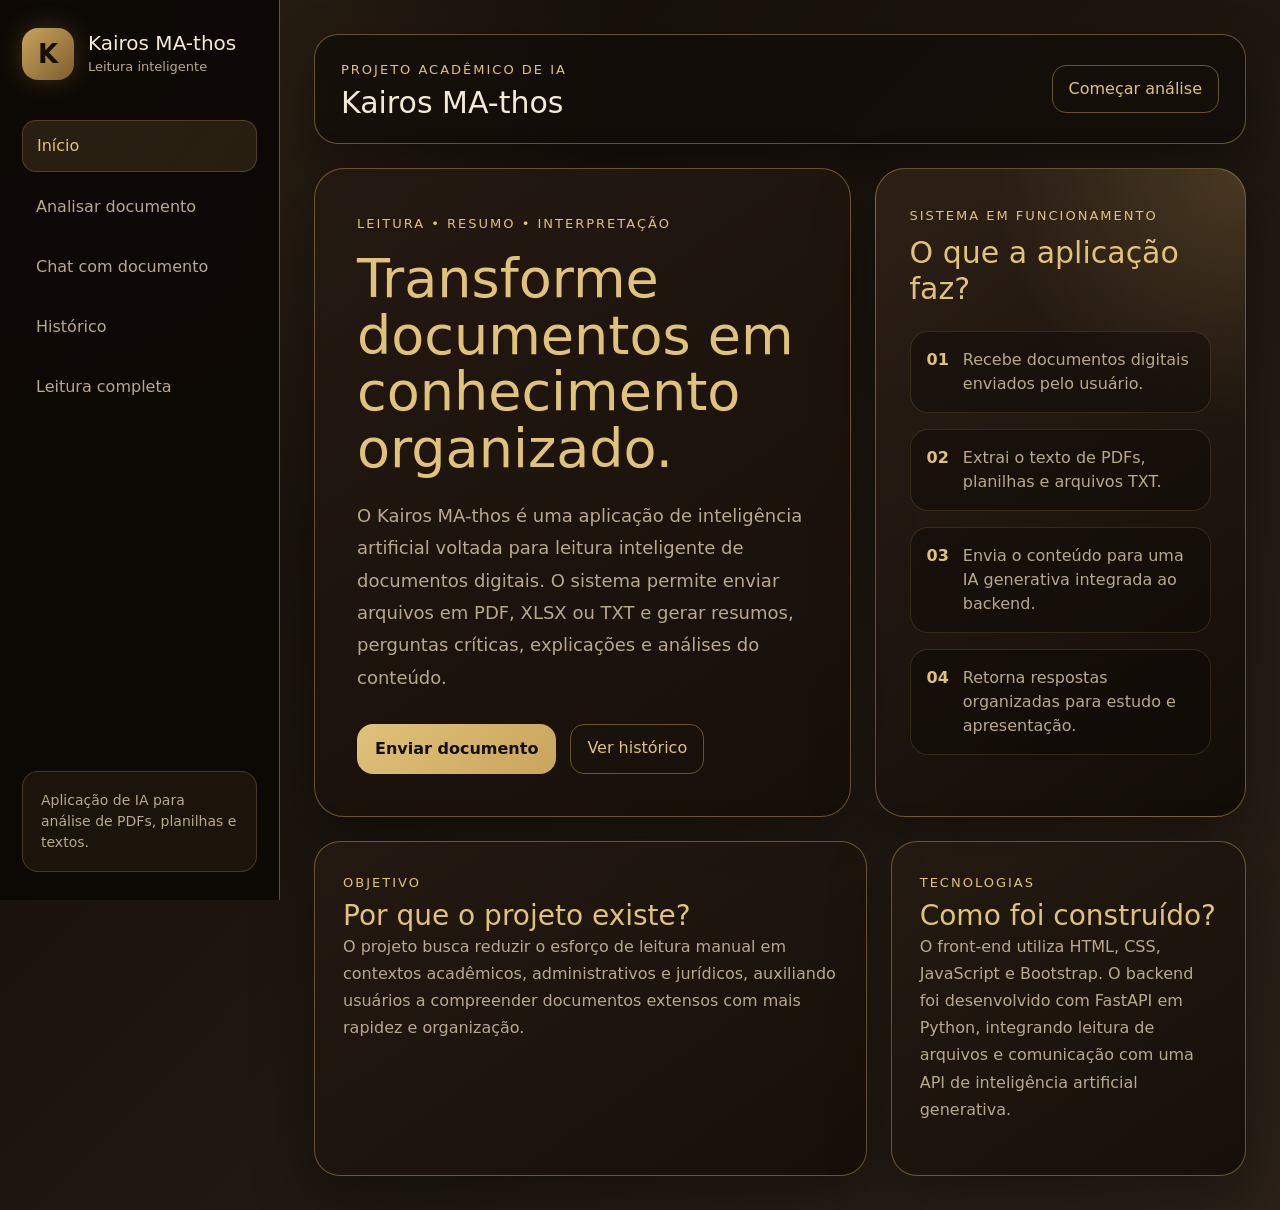
<file: frontend/index.html>
<!DOCTYPE html>
<html lang="pt-BR">
<head>
  <meta charset="UTF-8" />
  <meta name="viewport" content="width=device-width, initial-scale=1.0" />

  <title>Kairos MA-thos | IA para leitura inteligente</title>

  <link rel="stylesheet" href="css/style.css" />
  <link
    href="https://cdn.jsdelivr.net/npm/bootstrap@5.3.3/dist/css/bootstrap.min.css"
    rel="stylesheet"
  />
</head>

<body class="app-bg">

  <aside class="sidebar">
    <div class="brand">
      <div class="brand-symbol">K</div>
      <div>
        <h1>Kairos MA-thos</h1>
        <p>Leitura inteligente</p>
      </div>
    </div>

    <nav class="menu">
      <a href="index.html" class="active">Início</a>
      <a href="upload.html">Analisar documento</a>
      <a href="chat.html">Chat com documento</a>
      <a href="historico.html">Histórico</a>
      <a href="leitura.html">Leitura completa</a>
      
    </nav>

    <div class="sidebar-footer">
      <p>Aplicação de IA para análise de PDFs, planilhas e textos.</p>
    </div>
  </aside>

  <main class="content">

    <header class="topbar">
      <div>
        <span class="eyebrow">Projeto acadêmico de IA</span>
        <h2>Kairos MA-thos</h2>
      </div>

      <a href="upload.html" class="btn-outline-custom">Começar análise</a>
    </header>

    <section class="hero-section">
      <div class="hero-text">
        <span class="eyebrow">Leitura • Resumo • Interpretação</span>

        <h1>Transforme documentos em conhecimento organizado.</h1>

        <p>
          O Kairos MA-thos é uma aplicação de inteligência artificial voltada
          para leitura inteligente de documentos digitais. O sistema permite
          enviar arquivos em PDF, XLSX ou TXT e gerar resumos, perguntas
          críticas, explicações e análises do conteúdo.
        </p>

        <div class="hero-actions">
          <a href="upload.html" class="btn-main-link">Enviar documento</a>
          <a href="historico.html" class="btn-outline-custom">Ver histórico</a>
        </div>
      </div>

      <div class="hero-card">
        <span class="eyebrow">Sistema em funcionamento</span>
        <h3>O que a aplicação faz?</h3>

        <div class="feature-list">
          <div class="feature-item">
            <span>01</span>
            <p>Recebe documentos digitais enviados pelo usuário.</p>
          </div>

          <div class="feature-item">
            <span>02</span>
            <p>Extrai o texto de PDFs, planilhas e arquivos TXT.</p>
          </div>

          <div class="feature-item">
            <span>03</span>
            <p>Envia o conteúdo para uma IA generativa integrada ao backend.</p>
          </div>

          <div class="feature-item">
            <span>04</span>
            <p>Retorna respostas organizadas para estudo e apresentação.</p>
          </div>
        </div>
      </div>
    </section>

    <section class="dashboard-grid mt-4">
      <div class="panel">
        <span class="eyebrow">Objetivo</span>
        <h3>Por que o projeto existe?</h3>
        <p class="panel-text">
          O projeto busca reduzir o esforço de leitura manual em contextos
          acadêmicos, administrativos e jurídicos, auxiliando usuários a
          compreender documentos extensos com mais rapidez e organização.
        </p>
      </div>

      <div class="panel">
        <span class="eyebrow">Tecnologias</span>
        <h3>Como foi construído?</h3>
        <p class="panel-text">
          O front-end utiliza HTML, CSS, JavaScript e Bootstrap. O backend foi
          desenvolvido com FastAPI em Python, integrando leitura de arquivos e
          comunicação com uma API de inteligência artificial generativa.
        </p>
      </div>
    </section>

  </main>

</body>
</html>
</file>
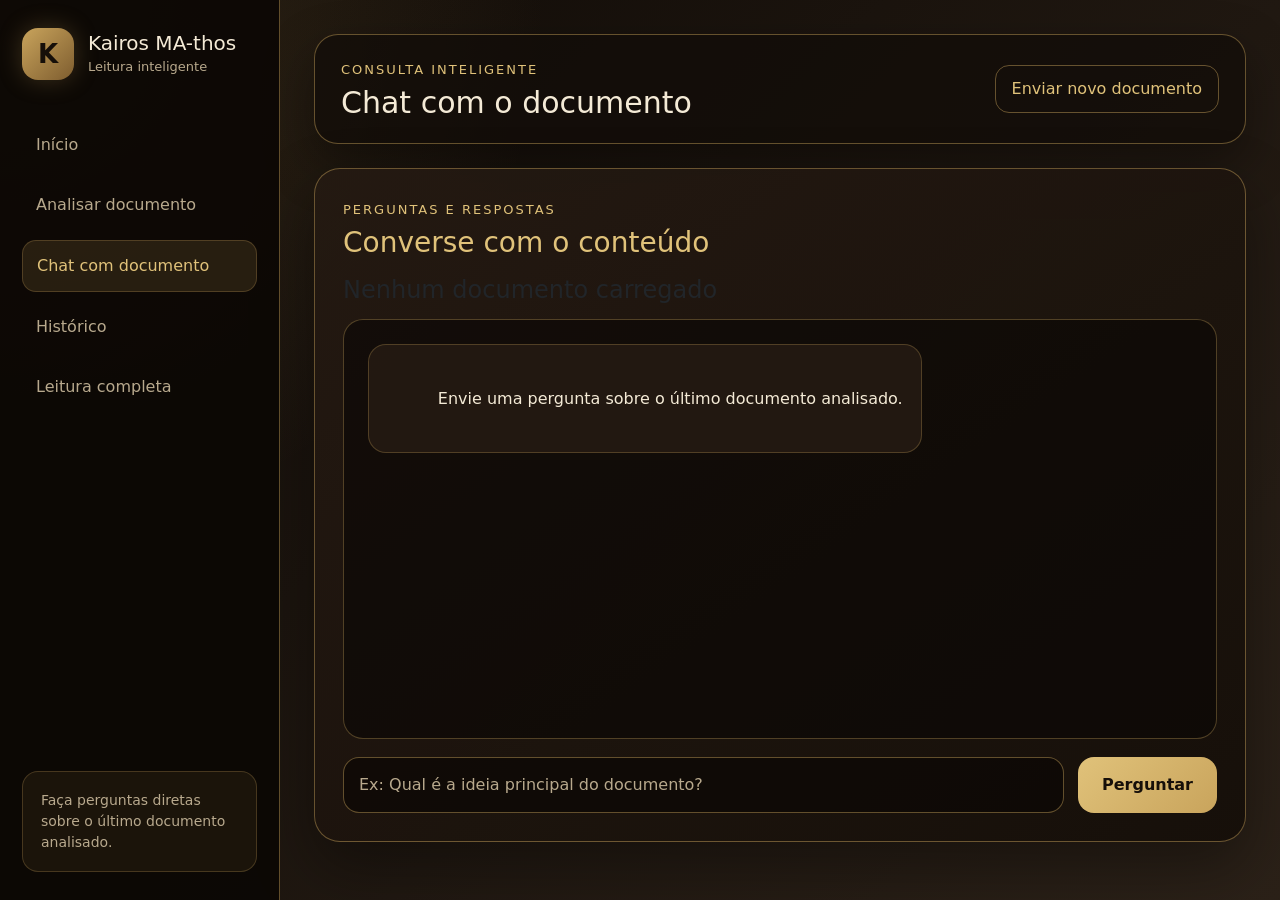
<file: frontend/chat.html>
<!DOCTYPE html>
<html lang="pt-BR">
<head>
  <meta charset="UTF-8" />
  <meta name="viewport" content="width=device-width, initial-scale=1.0" />

  <title>Chat com Documento | Kairos MA-thos</title>

  <link rel="stylesheet" href="css/style.css" />
  <link
    href="https://cdn.jsdelivr.net/npm/bootstrap@5.3.3/dist/css/bootstrap.min.css"
    rel="stylesheet"
  />
</head>

<body class="app-bg">

  <aside class="sidebar">
    <div class="brand">
      <div class="brand-symbol">K</div>
      <div>
        <h1>Kairos MA-thos</h1>
        <p>Leitura inteligente</p>
      </div>
    </div>

    <nav class="menu">
      <a href="index.html">Início</a>
      <a href="upload.html">Analisar documento</a>
      <a href="chat.html" class="active">Chat com documento</a>
      <a href="historico.html">Histórico</a>
      <a href="leitura.html">Leitura completa</a>
    </nav>

    <div class="sidebar-footer">
      <p>Faça perguntas diretas sobre o último documento analisado.</p>
    </div>
  </aside>

  <main class="content">
    <header class="topbar">
      <div>
        <span class="eyebrow">Consulta inteligente</span>
        <h2>Chat com o documento</h2>
      </div>

      <a href="upload.html" class="btn-outline-custom">Enviar novo documento</a>
    </header>

    <section class="panel result-panel">
      <div class="panel-header">
        <div>
          <span class="eyebrow">Perguntas e respostas</span>
          <h3>Converse com o conteúdo</h3>
        </div>
      </div>
        <h4 id="nomeDocChat" style="margin-bottom: 15px;"></h4>
      <div id="chatBox" class="chat-box">
        <div class="message ai-message">
          Envie uma pergunta sobre o último documento analisado.
        </div>
      </div>

      <form id="chatForm" class="chat-form">
        <input
          type="text"
          id="pergunta"
          class="chat-input"
          placeholder="Ex: Qual é a ideia principal do documento?"
          required
        />

        <button type="submit" class="chat-button">
          Perguntar
        </button>
      </form>
    </section>
  </main>

  <script src="js/chat.js"></script>
  <script>
  const nome = localStorage.getItem("ultimoArquivo");

  document.getElementById("nomeDocChat").innerText =
    nome ? "Documento: " + nome : "Nenhum documento carregado";
</script>
</body>
</html>
</file>
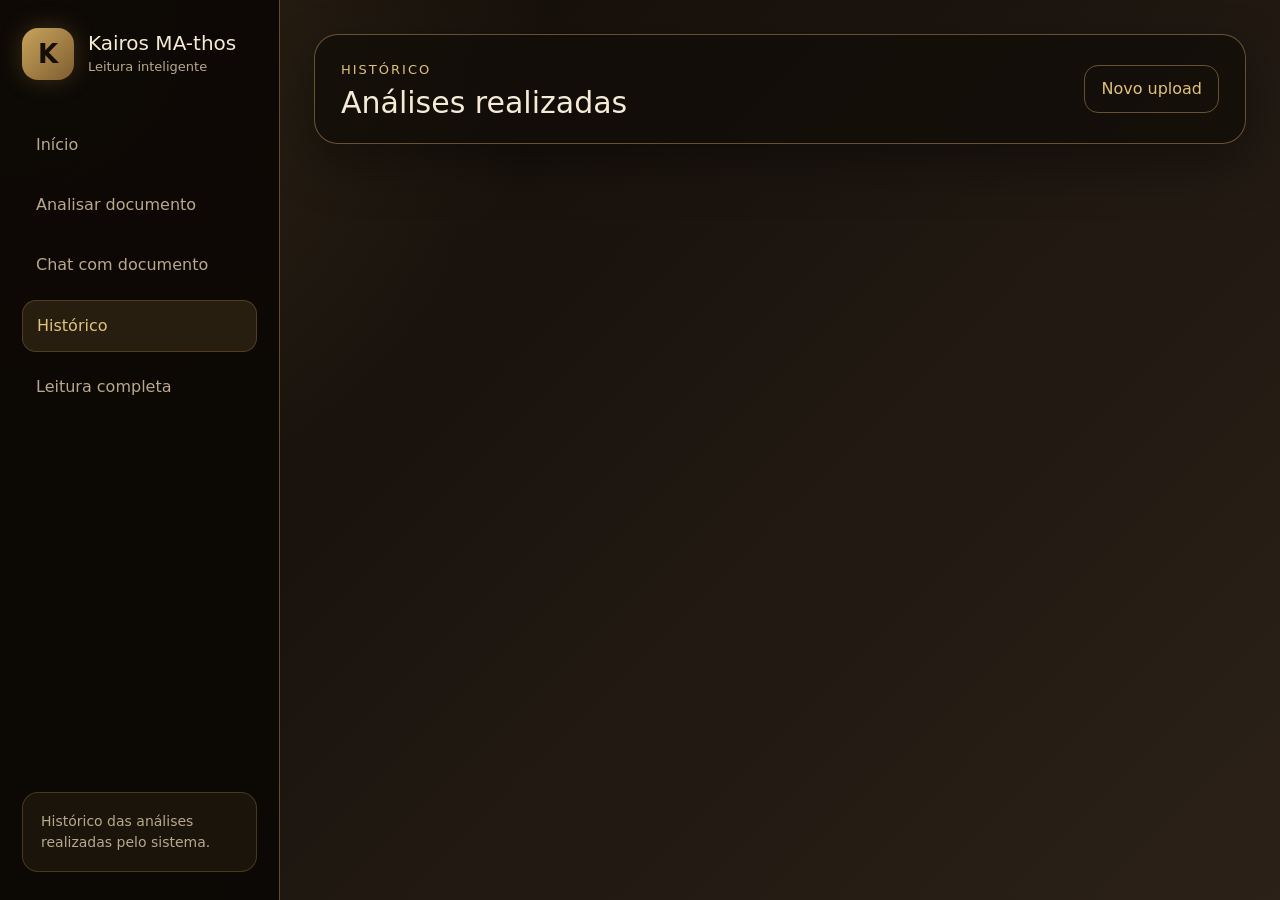
<file: frontend/historico.html>
<!DOCTYPE html>
<html lang="pt-BR">
<head>
  <meta charset="UTF-8" />
  <meta name="viewport" content="width=device-width, initial-scale=1.0" />

  <title>Histórico | Kairos MA-thos</title>

  <link rel="stylesheet" href="css/style.css" />
  <link
    href="https://cdn.jsdelivr.net/npm/bootstrap@5.3.3/dist/css/bootstrap.min.css"
    rel="stylesheet"
  />
</head>

<body class="app-bg">

  <aside class="sidebar">
    <div class="brand">
      <div class="brand-symbol">K</div>
      <div>
        <h1>Kairos MA-thos</h1>
        <p>Leitura inteligente</p>
      </div>
    </div>

    <nav class="menu">
      <a href="index.html">Início</a>
      <a href="upload.html">Analisar documento</a>
      <a href="chat.html">Chat com documento</a>
      <a href="historico.html" class="active">Histórico</a>
      <a href="leitura.html">Leitura completa</a>
    </nav>

    <div class="sidebar-footer">
      <p>Histórico das análises realizadas pelo sistema.</p>
    </div>
  </aside>

  <main class="content">
    <header class="topbar">
      <div>
        <span class="eyebrow">Histórico</span>
        <h2>Análises realizadas</h2>
      </div>

      <a href="upload.html" class="btn-outline-custom">Novo upload</a>
    </header>

    <section id="historico" class="dashboard-grid mt-4"></section>
  </main>

  <script>
    const API_URL = "http://127.0.0.1:8000";

    async function carregarHistorico() {
      const resposta = await fetch(`${API_URL}/historico`);
      const dados = await resposta.json();

      const container = document.getElementById("historico");

      if (dados.length === 0) {
        container.innerHTML = `
          <div class="panel">
            <p class="empty-state">Nenhuma análise realizada ainda.</p>
          </div>
        `;
        return;
      }

      dados.reverse().forEach(item => {
        const card = document.createElement("div");
        card.className = "panel";

        card.innerHTML = `
          <span class="eyebrow">Documento</span>
          <h3>${item.nome}</h3>

          <p style="color:#b8a98d; margin-top:10px;">
            <strong>Análise:</strong> ${item.tipo_analise}
          </p>

          <div style="margin-top:15px; max-height:120px; overflow:hidden;">
            ${item.resposta.substring(0, 200)}...
          </div>

          <button class="btn-main-custom mt-3">
            Abrir leitura
          </button>
        `;

        const botao = card.querySelector("button");

        botao.addEventListener("click", () => {
          localStorage.setItem("ultimaResposta", item.resposta);
          localStorage.setItem("ultimoArquivo", item.nome);
          window.location.href = "leitura.html";
        });

        container.appendChild(card);
      });
    }

    carregarHistorico();
  </script>

</body>
</html>
</file>
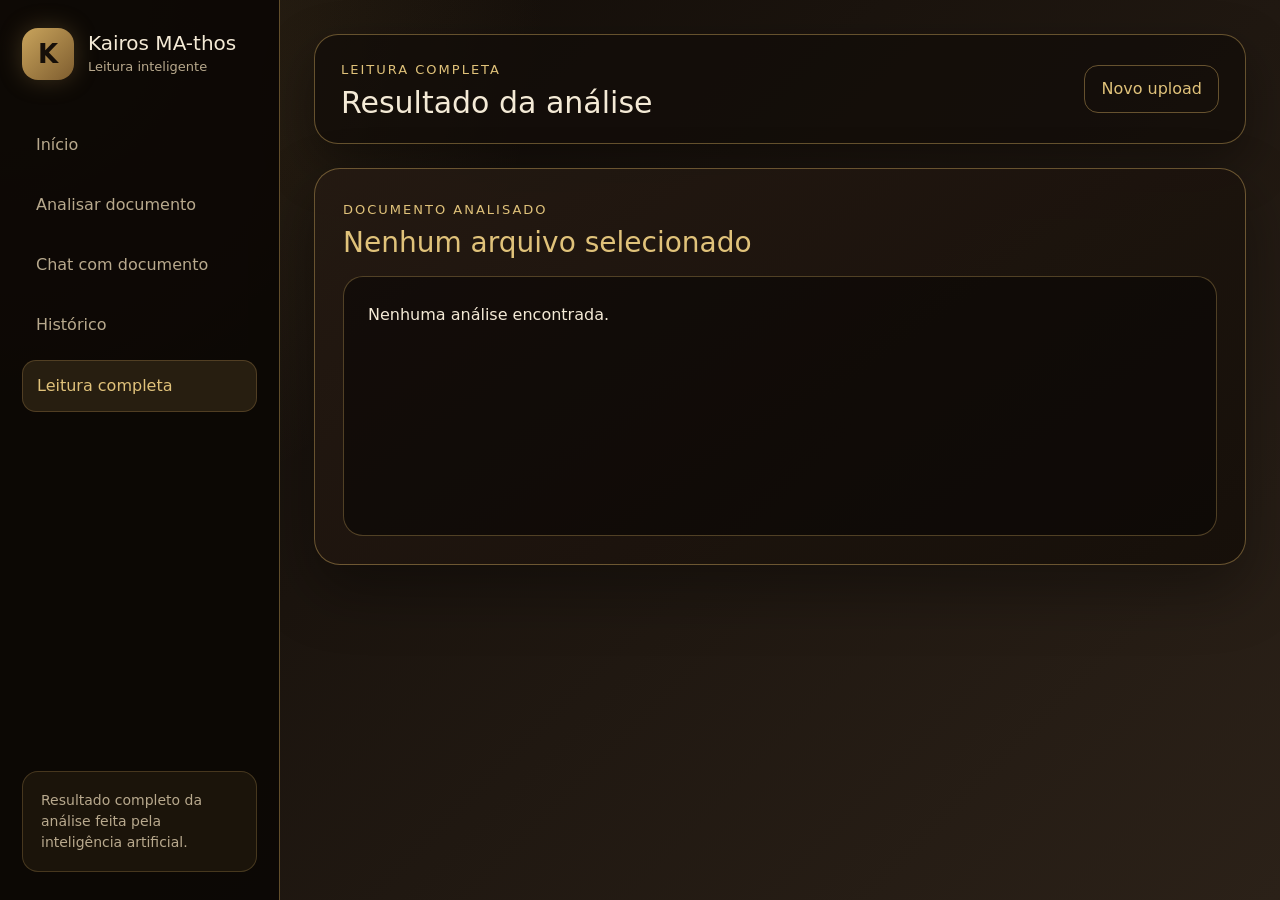
<file: frontend/leitura.html>
<!DOCTYPE html>
<html lang="pt-BR">
<head>
  <meta charset="UTF-8" />
  <meta name="viewport" content="width=device-width, initial-scale=1.0" />

  <title>Leitura | Kairos MA-thos</title>

  <link rel="stylesheet" href="css/style.css" />
  <link
    href="https://cdn.jsdelivr.net/npm/bootstrap@5.3.3/dist/css/bootstrap.min.css"
    rel="stylesheet"
  />
</head>

<body class="app-bg">

  <aside class="sidebar">
    <div class="brand">
      <div class="brand-symbol">K</div>
      <div>
        <h1>Kairos MA-thos</h1>
        <p>Leitura inteligente</p>
      </div>
    </div>

    <nav class="menu">
      <a href="index.html">Início</a>
      <a href="upload.html">Analisar documento</a>
      <a href="chat.html">Chat com documento</a>
      <a href="historico.html">Histórico</a>
      <a href="leitura.html" class="active">Leitura completa</a>
    </nav>

    <div class="sidebar-footer">
      <p>Resultado completo da análise feita pela inteligência artificial.</p>
    </div>
  </aside>

  <main class="content">
    <header class="topbar">
      <div>
        <span class="eyebrow">Leitura completa</span>
        <h2>Resultado da análise</h2>
      </div>

      <a href="upload.html" class="btn-outline-custom">Novo upload</a>
    </header>

    <section class="panel result-panel">
      <div class="panel-header">
        <div>
          <span class="eyebrow">Documento analisado</span>
          <h3 id="nomeArquivo">Arquivo</h3>
        </div>
      </div>

      <div id="conteudoLeitura" class="result-box">
        <p class="empty-state">Nenhuma análise encontrada.</p>
      </div>
    </section>
  </main>

  <script>
    const resposta = localStorage.getItem("ultimaResposta");
    const nome = localStorage.getItem("ultimoArquivo");

    document.getElementById("nomeArquivo").innerText =
      nome || "Nenhum arquivo selecionado";

    document.getElementById("conteudoLeitura").innerHTML =
      resposta
        ? `<p>${resposta}</p>`
        : `<p class="empty-state">Nenhuma análise encontrada.</p>`;
  </script>

</body>
</html>
</file>
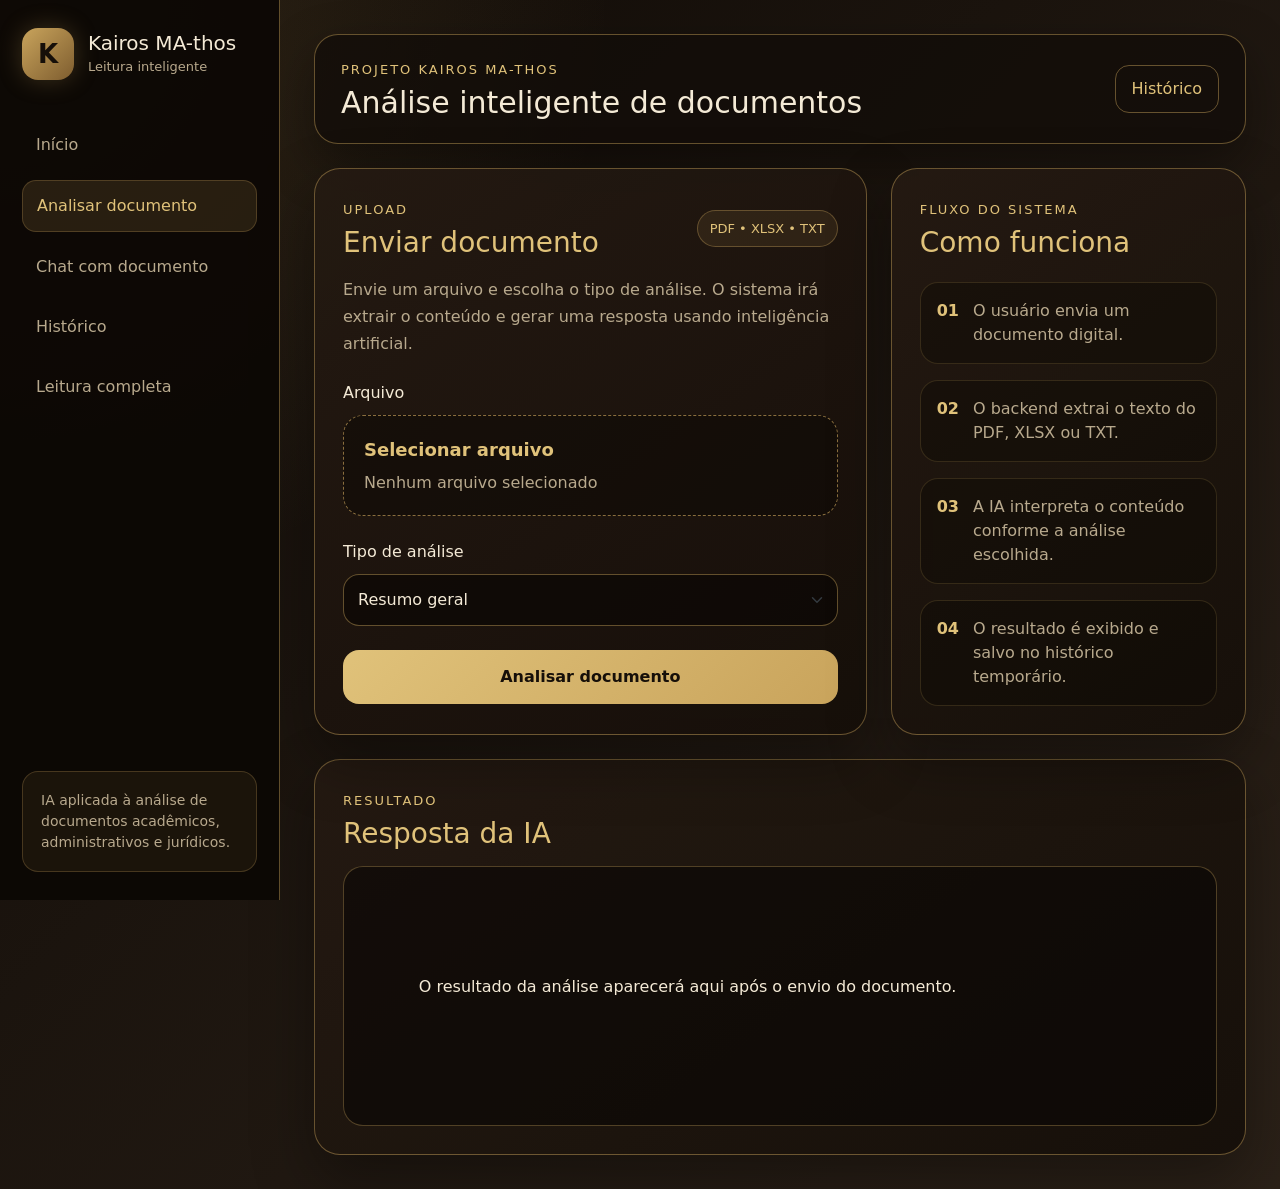
<file: frontend/upload.html>
<!DOCTYPE html>
<html lang="pt-BR">
<head>
  <meta charset="UTF-8" />
  <meta name="viewport" content="width=device-width, initial-scale=1.0" />

  <title>Upload | Kairos MA-thos</title>

  <link rel="stylesheet" href="css/style.css" />

  <link
    href="https://cdn.jsdelivr.net/npm/bootstrap@5.3.3/dist/css/bootstrap.min.css"
    rel="stylesheet"
  />
</head>

<body class="app-bg">

  <aside class="sidebar">
    <div class="brand">
      <div class="brand-symbol">K</div>
      <div>
        <h1>Kairos MA-thos</h1>
        <p>Leitura inteligente</p>
      </div>
    </div>

    <nav class="menu">
      <a href="index.html">Início</a>
      <a href="upload.html" class="active">Analisar documento</a>
      <a href="chat.html">Chat com documento</a>
      <a href="historico.html">Histórico</a>
      <a href="leitura.html">Leitura completa</a>
    </nav>

    <div class="sidebar-footer">
      <p>IA aplicada à análise de documentos acadêmicos, administrativos e jurídicos.</p>
    </div>
  </aside>

  <main class="content">
    <header class="topbar">
      <div>
        <span class="eyebrow">Projeto Kairos MA-thos</span>
        <h2>Análise inteligente de documentos</h2>
      </div>

      <a href="historico.html" class="btn-outline-custom">Histórico</a>
    </header>

    <section class="dashboard-grid">

      <div class="panel upload-panel">
        <div class="panel-header">
          <div>
            <span class="eyebrow">Upload</span>
            <h3>Enviar documento</h3>
          </div>
          <span class="status-pill">PDF • XLSX • TXT</span>
        </div>

        <p class="panel-text">
          Envie um arquivo e escolha o tipo de análise. O sistema irá extrair o
          conteúdo e gerar uma resposta usando inteligência artificial.
        </p>

        <form id="uploadForm">
          <label class="field-label">Arquivo</label>
          <label class="file-box" for="arquivo">
            <div>
              <strong>Selecionar arquivo</strong>
              <span id="fileName">Nenhum arquivo selecionado</span>
            </div>
          </label>

          <input
            type="file"
            id="arquivo"
            accept=".pdf,.xlsx,.txt"
            required
            hidden
          />

          <label class="field-label mt-4">Tipo de análise</label>
          <select class="form-select input-dark" id="tipoAnalise">
            <option value="Faça um resumo geral do documento.">Resumo geral</option>
            <option value="Resuma o documento em tópicos bem organizados.">Resumo em tópicos</option>
            <option value="Liste os principais pontos do documento.">Ideias principais</option>
            <option value="Crie perguntas críticas sobre o conteúdo.">Perguntas críticas</option>
            <option value="Explique o conteúdo de forma simples para apresentação.">Explicação para apresentação</option>
            <option value="Identifique problemas, riscos ou pontos críticos no documento.">Análise crítica</option>
            <option value="Transforme o conteúdo em perguntas e respostas para estudo.">Modo estudo</option>
          </select>

          <button type="submit" class="btn-main-custom">
            Analisar documento
          </button>
        </form>
      </div>

      <div class="panel info-panel">
        <span class="eyebrow">Fluxo do sistema</span>
        <h3>Como funciona</h3>

        <div class="steps">
          <div class="step">
            <span>01</span>
            <p>O usuário envia um documento digital.</p>
          </div>

          <div class="step">
            <span>02</span>
            <p>O backend extrai o texto do PDF, XLSX ou TXT.</p>
          </div>

          <div class="step">
            <span>03</span>
            <p>A IA interpreta o conteúdo conforme a análise escolhida.</p>
          </div>

          <div class="step">
            <span>04</span>
            <p>O resultado é exibido e salvo no histórico temporário.</p>
          </div>
        </div>
      </div>

    </section>

    <section class="panel result-panel">
      <div class="panel-header">
        <div>
          <span class="eyebrow">Resultado</span>
          <h3>Resposta da IA</h3>
        </div>

        <div id="loading" class="loading d-none">
          Analisando...
        </div>
      </div>

      <div id="resultado" class="result-box">
        <p class="empty-state">
          O resultado da análise aparecerá aqui após o envio do documento.
        </p>
      </div>
    </section>
  </main>

  <script src="js/upload.js"></script>
</body>
</html>
</file>
<file: frontend/css/style.css>
:root {
  --bg-main: #110d09;
  --bg-soft: #1c150f;
  --bg-panel: #241a12;
  --bg-panel-2: #2d2117;

  --gold: #c9a45c;
  --gold-soft: #e0c27a;
  --text-main: #f4ead6;
  --text-muted: #b8a98d;

  --border: rgba(201, 164, 92, 0.45);
  --shadow: rgba(0, 0, 0, 0.35);
}

* {
  box-sizing: border-box;
}

body {
  margin: 0;
  font-family: Georgia, "Times New Roman", serif;
  color: var(--text-main);
}

.app-bg {
  min-height: 100vh;
  background:
    radial-gradient(circle at top left, rgba(201, 164, 92, 0.18), transparent 35%),
    linear-gradient(135deg, #100b07, #2b2118);
}

/* SIDEBAR */

.sidebar {
  position: fixed;
  left: 0;
  top: 0;
  width: 280px;
  height: 100vh;
  background: rgba(12, 8, 5, 0.94);
  border-right: 1px solid var(--border);
  padding: 28px 22px;
  display: flex;
  flex-direction: column;
  z-index: 10;
}

.brand {
  display: flex;
  align-items: center;
  gap: 14px;
  margin-bottom: 40px;
}

.brand-symbol {
  width: 52px;
  height: 52px;
  border-radius: 16px;
  background: linear-gradient(135deg, var(--gold), #7e5d2f);
  color: #160f09;
  display: flex;
  align-items: center;
  justify-content: center;
  font-size: 26px;
  font-weight: bold;
  box-shadow: 0 0 25px rgba(201, 164, 92, 0.25);
}

.brand h1 {
  font-size: 20px;
  margin: 0;
  color: var(--text-main);
}

.brand p {
  margin: 2px 0 0;
  font-size: 13px;
  color: var(--text-muted);
}

.menu {
  display: flex;
  flex-direction: column;
  gap: 10px;
}

.menu a {
  text-decoration: none;
  color: var(--text-muted);
  padding: 13px 14px;
  border-radius: 14px;
  transition: 0.2s;
}

.menu a:hover,
.menu a.active {
  background: rgba(201, 164, 92, 0.14);
  color: var(--gold-soft);
  border: 1px solid rgba(201, 164, 92, 0.25);
}

.sidebar-footer {
  margin-top: auto;
  padding: 18px;
  border-radius: 16px;
  background: rgba(201, 164, 92, 0.08);
  border: 1px solid rgba(201, 164, 92, 0.25);
}

.sidebar-footer p {
  margin: 0;
  color: var(--text-muted);
  font-size: 14px;
  line-height: 1.5;
}

/* CONTENT */

.content {
  margin-left: 280px;
  padding: 34px;
}

.topbar {
  min-height: 86px;
  background: rgba(18, 12, 8, 0.75);
  border: 1px solid var(--border);
  border-radius: 24px;
  padding: 22px 26px;
  display: flex;
  align-items: center;
  justify-content: space-between;
  box-shadow: 0 20px 50px var(--shadow);
}

.topbar h2 {
  margin: 4px 0 0;
  color: var(--text-main);
  font-size: 30px;
}

.eyebrow {
  font-size: 13px;
  text-transform: uppercase;
  letter-spacing: 2px;
  color: var(--gold-soft);
}

.dashboard-grid {
  display: grid;
  grid-template-columns: 1.4fr 0.9fr;
  gap: 24px;
  margin-top: 24px;
}

.panel {
  background: linear-gradient(145deg, rgba(36, 26, 18, 0.96), rgba(22, 15, 10, 0.96));
  border: 1px solid var(--border);
  border-radius: 26px;
  padding: 28px;
  box-shadow: 0 25px 60px var(--shadow);
}

.panel-header {
  display: flex;
  align-items: center;
  justify-content: space-between;
  gap: 16px;
  margin-bottom: 16px;
}

.panel h3 {
  color: var(--gold-soft);
  margin: 5px 0 0;
  font-size: 28px;
}

.panel-text {
  color: var(--text-muted);
  line-height: 1.7;
  margin-bottom: 24px;
}

.status-pill {
  border: 1px solid rgba(201, 164, 92, 0.35);
  color: var(--gold-soft);
  background: rgba(201, 164, 92, 0.1);
  padding: 8px 12px;
  border-radius: 999px;
  font-size: 13px;
}

/* FORM */

.field-label {
  display: block;
  margin-bottom: 10px;
  color: var(--text-main);
}

.file-box {
  width: 100%;
  min-height: 94px;
  border: 1px dashed rgba(201, 164, 92, 0.65);
  background: rgba(12, 8, 5, 0.5);
  border-radius: 20px;
  padding: 20px;
  cursor: pointer;
  transition: 0.2s;
}

.file-box:hover {
  background: rgba(201, 164, 92, 0.09);
}

.file-box strong {
  display: block;
  font-size: 18px;
  color: var(--gold-soft);
}

.file-box span {
  display: block;
  margin-top: 8px;
  color: var(--text-muted);
}

.input-dark {
  background-color: rgba(12, 8, 5, 0.72) !important;
  color: var(--text-main) !important;
  border: 1px solid var(--border) !important;
  border-radius: 16px !important;
  padding: 13px 14px !important;
}

.input-dark:focus {
  box-shadow: 0 0 0 0.25rem rgba(201, 164, 92, 0.2) !important;
}

.btn-main-custom {
  margin-top: 24px;
  width: 100%;
  border: none;
  border-radius: 16px;
  background: linear-gradient(135deg, var(--gold-soft), var(--gold));
  color: #160f09;
  padding: 15px 18px;
  font-weight: bold;
  font-size: 16px;
  transition: 0.2s;
}

.btn-main-custom:hover {
  transform: translateY(-2px);
  box-shadow: 0 15px 30px rgba(201, 164, 92, 0.18);
}

.btn-outline-custom {
  text-decoration: none;
  color: var(--gold-soft);
  border: 1px solid var(--border);
  padding: 11px 16px;
  border-radius: 14px;
  transition: 0.2s;
}

.btn-outline-custom:hover {
  background: rgba(201, 164, 92, 0.12);
  color: var(--text-main);
}

/* STEPS */

.steps {
  display: flex;
  flex-direction: column;
  gap: 16px;
  margin-top: 22px;
}

.step {
  display: flex;
  gap: 14px;
  align-items: flex-start;
  padding: 16px;
  border-radius: 18px;
  background: rgba(12, 8, 5, 0.38);
  border: 1px solid rgba(201, 164, 92, 0.18);
}

.step span {
  color: var(--gold-soft);
  font-weight: bold;
}

.step p {
  margin: 0;
  color: var(--text-muted);
  line-height: 1.5;
}

/* RESULT */

.result-panel {
  margin-top: 24px;
}

.result-box {
  min-height: 260px;
  max-height: 520px;
  overflow-y: auto;
  background: rgba(10, 7, 5, 0.62);
  border: 1px solid rgba(201, 164, 92, 0.35);
  border-radius: 20px;
  padding: 24px;
  white-space: pre-wrap;
  line-height: 1.7;
}

.result-box h4 {
  color: var(--gold-soft);
  margin-bottom: 20px;
}

.result-box p {
  color: var(--text-main);
}

.empty-state {
  color: var(--text-muted);
}

.loading {
  color: var(--gold-soft);
  font-size: 14px;
  border: 1px solid rgba(201, 164, 92, 0.3);
  padding: 8px 12px;
  border-radius: 999px;
}

/* RESPONSIVE */

@media (max-width: 950px) {
  .sidebar {
    position: static;
    width: 100%;
    height: auto;
  }

  .content {
    margin-left: 0;
    padding: 18px;
  }

  .dashboard-grid {
    grid-template-columns: 1fr;
  }

  .topbar {
    flex-direction: column;
    align-items: flex-start;
  }
}
.hero-section {
  display: grid;
  grid-template-columns: 1.3fr 0.9fr;
  gap: 24px;
  margin-top: 24px;
  align-items: stretch;
}

.hero-text {
  background:
    linear-gradient(145deg, rgba(36, 26, 18, 0.96), rgba(22, 15, 10, 0.96));
  border: 1px solid var(--border);
  border-radius: 30px;
  padding: 42px;
  box-shadow: 0 25px 60px var(--shadow);
}

.hero-text h1 {
  margin-top: 16px;
  font-size: 54px;
  line-height: 1.05;
  color: var(--gold-soft);
}

.hero-text p {
  margin-top: 22px;
  color: var(--text-muted);
  font-size: 18px;
  line-height: 1.8;
  max-width: 780px;
}

.hero-actions {
  display: flex;
  gap: 14px;
  margin-top: 30px;
  flex-wrap: wrap;
}

.btn-main-link {
  text-decoration: none;
  border-radius: 16px;
  background: linear-gradient(135deg, var(--gold-soft), var(--gold));
  color: #160f09;
  padding: 13px 18px;
  font-weight: bold;
  transition: 0.2s;
}

.btn-main-link:hover {
  color: #160f09;
  transform: translateY(-2px);
}

.hero-card {
  background:
    radial-gradient(circle at top right, rgba(201, 164, 92, 0.22), transparent 34%),
    linear-gradient(145deg, rgba(45, 33, 23, 0.96), rgba(18, 12, 8, 0.96));
  border: 1px solid var(--border);
  border-radius: 30px;
  padding: 34px;
  box-shadow: 0 25px 60px var(--shadow);
}

.hero-card h3 {
  margin-top: 8px;
  color: var(--gold-soft);
  font-size: 30px;
}

.feature-list {
  margin-top: 24px;
  display: flex;
  flex-direction: column;
  gap: 16px;
}

.feature-item {
  display: flex;
  gap: 14px;
  padding: 16px;
  border-radius: 18px;
  background: rgba(12, 8, 5, 0.42);
  border: 1px solid rgba(201, 164, 92, 0.18);
}

.feature-item span {
  color: var(--gold-soft);
  font-weight: bold;
}

.feature-item p {
  margin: 0;
  color: var(--text-muted);
  line-height: 1.5;
}

@media (max-width: 950px) {
  .hero-section {
    grid-template-columns: 1fr;
  }

  .hero-text h1 {
    font-size: 38px;
  }
}

.chat-box {
  min-height: 420px;
  max-height: 520px;
  overflow-y: auto;
  background: rgba(10, 7, 5, 0.62);
  border: 1px solid rgba(201, 164, 92, 0.35);
  border-radius: 20px;
  padding: 24px;
  display: flex;
  flex-direction: column;
  gap: 14px;
}

.message {
  max-width: 82%;
  padding: 15px 18px;
  border-radius: 18px;
  line-height: 1.6;
  white-space: pre-wrap;
}

.user-message {
  align-self: flex-end;
  background: linear-gradient(135deg, var(--gold-soft), var(--gold));
  color: #160f09;
  font-weight: bold;
}

.ai-message {
  align-self: flex-start;
  background: rgba(36, 26, 18, 0.95);
  color: var(--text-main);
  border: 1px solid rgba(201, 164, 92, 0.28);
}

.chat-form {
  display: flex;
  gap: 14px;
  margin-top: 18px;
}

.chat-input {
  flex: 1;
  background-color: rgba(12, 8, 5, 0.72);
  color: var(--text-main);
  border: 1px solid var(--border);
  border-radius: 16px;
  padding: 15px;
  outline: none;
}

.chat-input::placeholder {
  color: var(--text-muted);
}

.chat-input:focus {
  box-shadow: 0 0 0 0.25rem rgba(201, 164, 92, 0.2);
}

.chat-button {
  border: none;
  border-radius: 16px;
  background: linear-gradient(135deg, var(--gold-soft), var(--gold));
  color: #160f09;
  padding: 0 24px;
  font-weight: bold;
}

@media (max-width: 750px) {
  .chat-form {
    flex-direction: column;
  }

  .message {
    max-width: 100%;
  }

  .chat-button {
    padding: 14px;
  }
}

.resposta-container {
  margin-top: 20px;
  padding: 25px;

  background: rgba(15, 10, 6, 0.85);
  border: 1px solid rgba(201, 164, 92, 0.35);
  border-radius: 18px;

  color: #f5e6c8; /* 👈 cor mais clara */

  font-size: 16px;
  line-height: 1.7;

  text-align: left; /* melhor leitura */
  white-space: pre-wrap;

  box-shadow: 0 10px 30px rgba(0,0,0,0.3);
}

.resposta-container strong {
  color: #e0c27a;
}

.resposta-container ul {
  margin-top: 10px;
  padding-left: 20px;
}

.resposta-container li {
  margin-bottom: 6px;
}
.result-box {
  color: #f5e6c8 !important;
}

.resultado-final {
  width: 100%;
  max-width: 980px;
  margin: 0 auto;
}

.resposta-container {
  margin-top: 20px;
  padding: 28px;
  background: rgba(15, 10, 6, 0.92);
  border: 1px solid rgba(201, 164, 92, 0.45);
  border-radius: 18px;
  color: #f5e6c8 !important;
  font-size: 17px;
  line-height: 1.8;
  text-align: left;
  white-space: pre-wrap;
}

.result-actions {
  display: flex;
  justify-content: center;
  gap: 14px;
  margin-top: 22px;
  flex-wrap: wrap;
}

.btn-chat-custom {
  text-decoration: none;
  border-radius: 14px;
  background: linear-gradient(135deg, var(--gold-soft), var(--gold));
  color: #160f09;
  padding: 12px 18px;
  font-weight: bold;
}

.btn-chat-custom:hover {
  color: #160f09;
}
</file>
